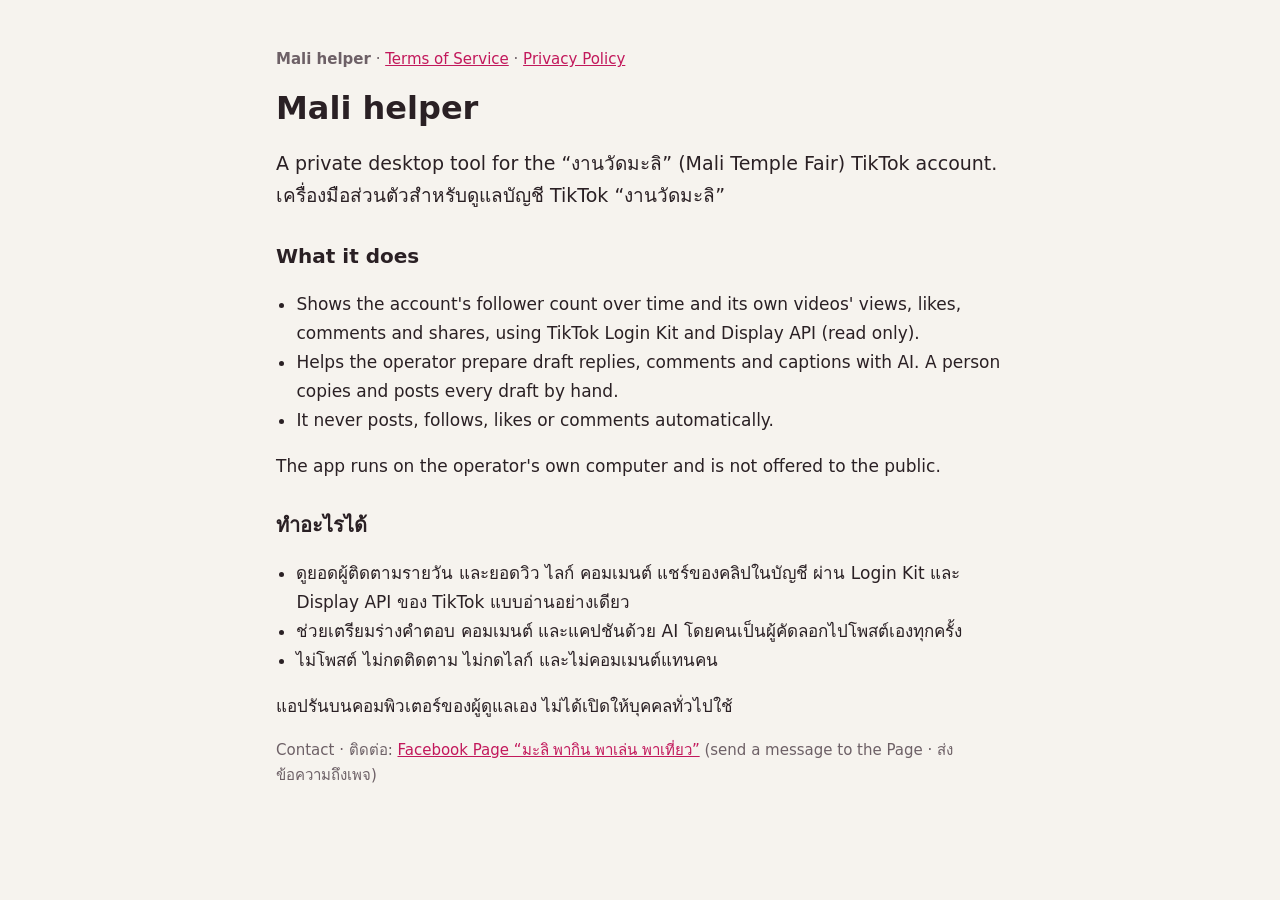
<file: index.html>
<!doctype html>
<html lang="th">
<head>
<meta charset="utf-8">
<meta name="viewport" content="width=device-width, initial-scale=1">
<title>Mali helper</title>
<link rel="stylesheet" href="style.css">
</head>
<body>
<main>
<p class="nav"><b>Mali helper</b> · <a href="terms.html">Terms of Service</a> · <a href="privacy.html">Privacy Policy</a></p>
<h1>Mali helper</h1>
<p class="lead">A private desktop tool for the “งานวัดมะลิ” (Mali Temple Fair) TikTok account.<br>เครื่องมือส่วนตัวสำหรับดูแลบัญชี TikTok “งานวัดมะลิ”</p>

<section lang="en">
<h2>What it does</h2>
<ul>
<li>Shows the account's follower count over time and its own videos' views, likes, comments and shares, using TikTok Login Kit and Display API (read only).</li>
<li>Helps the operator prepare draft replies, comments and captions with AI. A person copies and posts every draft by hand.</li>
<li>It never posts, follows, likes or comments automatically.</li>
</ul>
<p>The app runs on the operator's own computer and is not offered to the public.</p>
</section>

<section lang="th">
<h2>ทำอะไรได้</h2>
<ul>
<li>ดูยอดผู้ติดตามรายวัน และยอดวิว ไลก์ คอมเมนต์ แชร์ของคลิปในบัญชี ผ่าน Login Kit และ Display API ของ TikTok แบบอ่านอย่างเดียว</li>
<li>ช่วยเตรียมร่างคำตอบ คอมเมนต์ และแคปชันด้วย AI โดยคนเป็นผู้คัดลอกไปโพสต์เองทุกครั้ง</li>
<li>ไม่โพสต์ ไม่กดติดตาม ไม่กดไลก์ และไม่คอมเมนต์แทนคน</li>
</ul>
<p>แอปรันบนคอมพิวเตอร์ของผู้ดูแลเอง ไม่ได้เปิดให้บุคคลทั่วไปใช้</p>
</section>

<p class="muted">Contact · ติดต่อ: <span class="contact"><a href="https://www.facebook.com/1466858723173178">Facebook Page “มะลิ พากิน พาเล่น พาเที่ยว”</a> (send a message to the Page · ส่งข้อความถึงเพจ)</span></p>
</main>
</body>
</html>
</file>
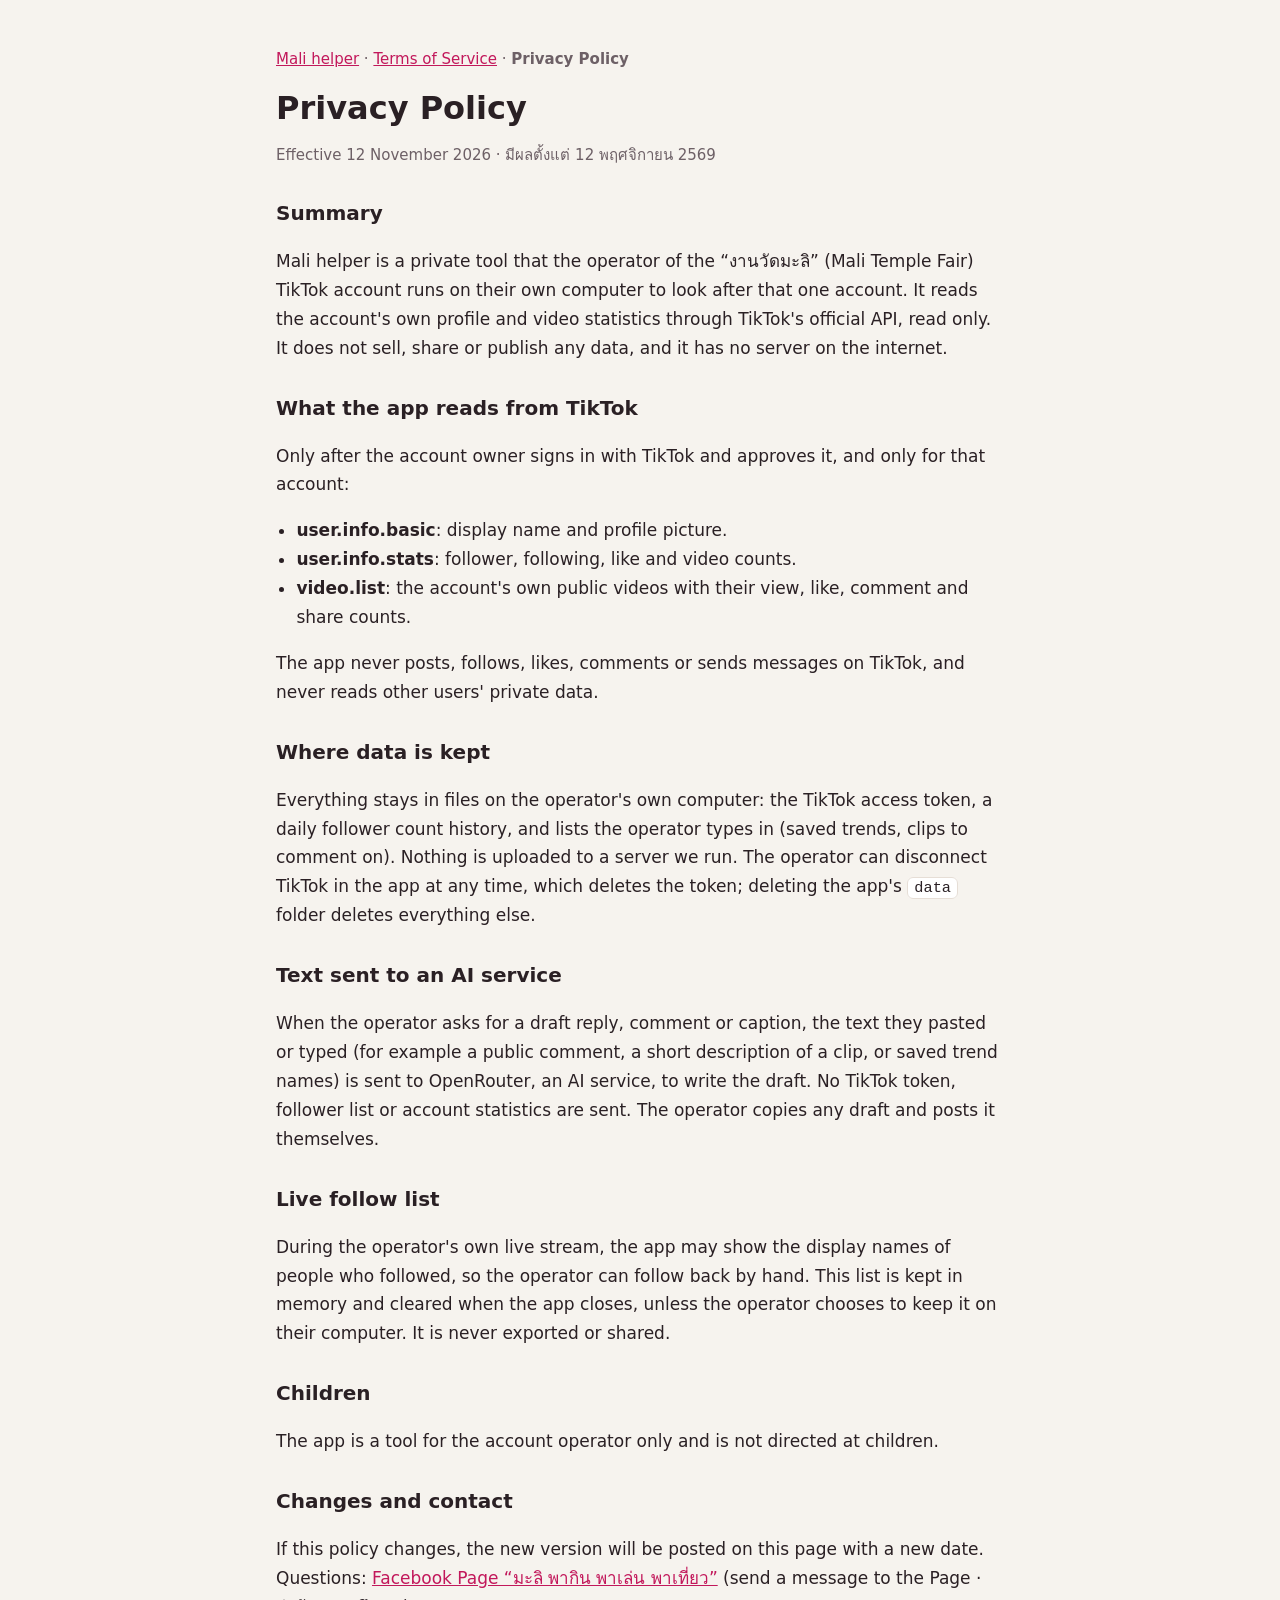
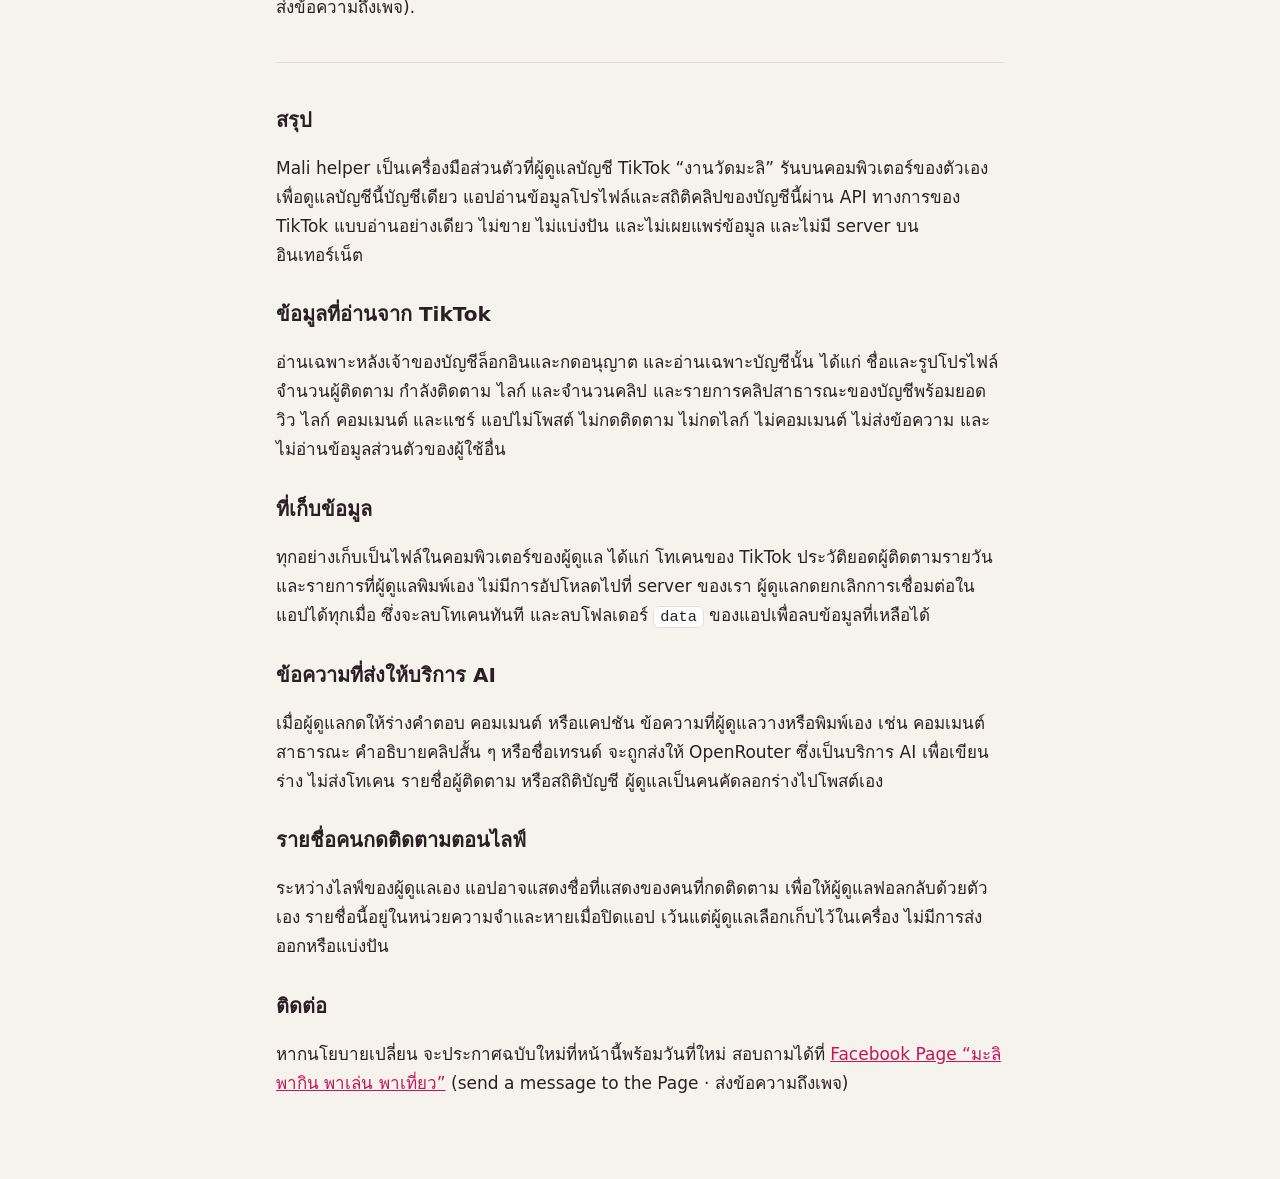
<file: privacy.html>
<!doctype html>
<html lang="th">
<head>
<meta charset="utf-8">
<meta name="viewport" content="width=device-width, initial-scale=1">
<title>Privacy Policy · Mali helper</title>
<link rel="stylesheet" href="style.css">
</head>
<body>
<main>
<p class="nav"><a href="index.html">Mali helper</a> · <a href="terms.html">Terms of Service</a> · <b>Privacy Policy</b></p>
<h1>Privacy Policy</h1>
<p class="muted">Effective 12 November 2026 · มีผลตั้งแต่ 12 พฤศจิกายน 2569</p>

<section lang="en">
<h2>Summary</h2>
<p>Mali helper is a private tool that the operator of the “งานวัดมะลิ” (Mali Temple Fair) TikTok account runs on their own computer to look after that one account. It reads the account's own profile and video statistics through TikTok's official API, read only. It does not sell, share or publish any data, and it has no server on the internet.</p>

<h2>What the app reads from TikTok</h2>
<p>Only after the account owner signs in with TikTok and approves it, and only for that account:</p>
<ul>
<li><b>user.info.basic</b>: display name and profile picture.</li>
<li><b>user.info.stats</b>: follower, following, like and video counts.</li>
<li><b>video.list</b>: the account's own public videos with their view, like, comment and share counts.</li>
</ul>
<p>The app never posts, follows, likes, comments or sends messages on TikTok, and never reads other users' private data.</p>

<h2>Where data is kept</h2>
<p>Everything stays in files on the operator's own computer: the TikTok access token, a daily follower count history, and lists the operator types in (saved trends, clips to comment on). Nothing is uploaded to a server we run. The operator can disconnect TikTok in the app at any time, which deletes the token; deleting the app's <code>data</code> folder deletes everything else.</p>

<h2>Text sent to an AI service</h2>
<p>When the operator asks for a draft reply, comment or caption, the text they pasted or typed (for example a public comment, a short description of a clip, or saved trend names) is sent to OpenRouter, an AI service, to write the draft. No TikTok token, follower list or account statistics are sent. The operator copies any draft and posts it themselves.</p>

<h2>Live follow list</h2>
<p>During the operator's own live stream, the app may show the display names of people who followed, so the operator can follow back by hand. This list is kept in memory and cleared when the app closes, unless the operator chooses to keep it on their computer. It is never exported or shared.</p>

<h2>Children</h2>
<p>The app is a tool for the account operator only and is not directed at children.</p>

<h2>Changes and contact</h2>
<p>If this policy changes, the new version will be posted on this page with a new date. Questions: <span class="contact"><a href="https://www.facebook.com/1466858723173178">Facebook Page “มะลิ พากิน พาเล่น พาเที่ยว”</a> (send a message to the Page · ส่งข้อความถึงเพจ)</span>.</p>
</section>

<hr>

<section lang="th">
<h2>สรุป</h2>
<p>Mali helper เป็นเครื่องมือส่วนตัวที่ผู้ดูแลบัญชี TikTok “งานวัดมะลิ” รันบนคอมพิวเตอร์ของตัวเอง เพื่อดูแลบัญชีนี้บัญชีเดียว แอปอ่านข้อมูลโปรไฟล์และสถิติคลิปของบัญชีนี้ผ่าน API ทางการของ TikTok แบบอ่านอย่างเดียว ไม่ขาย ไม่แบ่งปัน และไม่เผยแพร่ข้อมูล และไม่มี server บนอินเทอร์เน็ต</p>

<h2>ข้อมูลที่อ่านจาก TikTok</h2>
<p>อ่านเฉพาะหลังเจ้าของบัญชีล็อกอินและกดอนุญาต และอ่านเฉพาะบัญชีนั้น ได้แก่ ชื่อและรูปโปรไฟล์ จำนวนผู้ติดตาม กำลังติดตาม ไลก์ และจำนวนคลิป และรายการคลิปสาธารณะของบัญชีพร้อมยอดวิว ไลก์ คอมเมนต์ และแชร์ แอปไม่โพสต์ ไม่กดติดตาม ไม่กดไลก์ ไม่คอมเมนต์ ไม่ส่งข้อความ และไม่อ่านข้อมูลส่วนตัวของผู้ใช้อื่น</p>

<h2>ที่เก็บข้อมูล</h2>
<p>ทุกอย่างเก็บเป็นไฟล์ในคอมพิวเตอร์ของผู้ดูแล ได้แก่ โทเคนของ TikTok ประวัติยอดผู้ติดตามรายวัน และรายการที่ผู้ดูแลพิมพ์เอง ไม่มีการอัปโหลดไปที่ server ของเรา ผู้ดูแลกดยกเลิกการเชื่อมต่อในแอปได้ทุกเมื่อ ซึ่งจะลบโทเคนทันที และลบโฟลเดอร์ <code>data</code> ของแอปเพื่อลบข้อมูลที่เหลือได้</p>

<h2>ข้อความที่ส่งให้บริการ AI</h2>
<p>เมื่อผู้ดูแลกดให้ร่างคำตอบ คอมเมนต์ หรือแคปชัน ข้อความที่ผู้ดูแลวางหรือพิมพ์เอง เช่น คอมเมนต์สาธารณะ คำอธิบายคลิปสั้น ๆ หรือชื่อเทรนด์ จะถูกส่งให้ OpenRouter ซึ่งเป็นบริการ AI เพื่อเขียนร่าง ไม่ส่งโทเคน รายชื่อผู้ติดตาม หรือสถิติบัญชี ผู้ดูแลเป็นคนคัดลอกร่างไปโพสต์เอง</p>

<h2>รายชื่อคนกดติดตามตอนไลฟ์</h2>
<p>ระหว่างไลฟ์ของผู้ดูแลเอง แอปอาจแสดงชื่อที่แสดงของคนที่กดติดตาม เพื่อให้ผู้ดูแลฟอลกลับด้วยตัวเอง รายชื่อนี้อยู่ในหน่วยความจำและหายเมื่อปิดแอป เว้นแต่ผู้ดูแลเลือกเก็บไว้ในเครื่อง ไม่มีการส่งออกหรือแบ่งปัน</p>

<h2>ติดต่อ</h2>
<p>หากนโยบายเปลี่ยน จะประกาศฉบับใหม่ที่หน้านี้พร้อมวันที่ใหม่ สอบถามได้ที่ <span class="contact"><a href="https://www.facebook.com/1466858723173178">Facebook Page “มะลิ พากิน พาเล่น พาเที่ยว”</a> (send a message to the Page · ส่งข้อความถึงเพจ)</span></p>
</section>
</main>
</body>
</html>
</file>
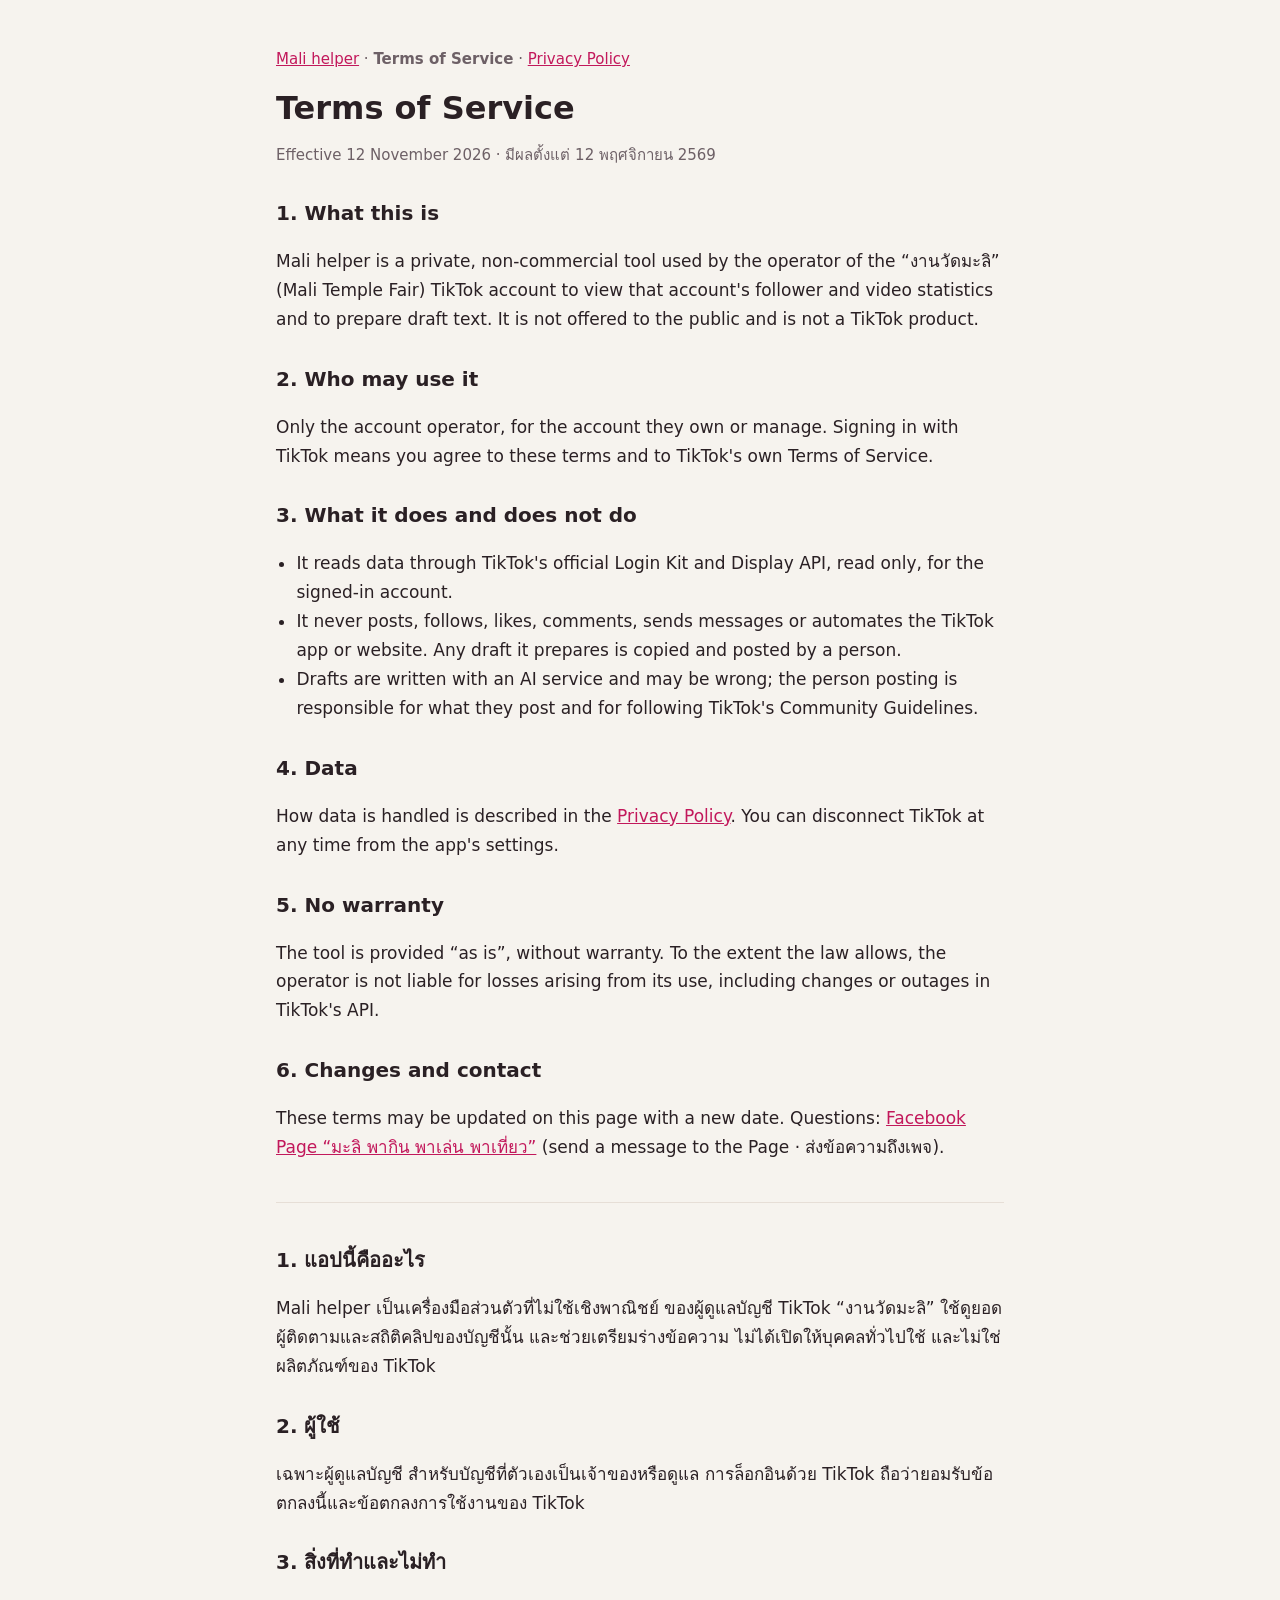
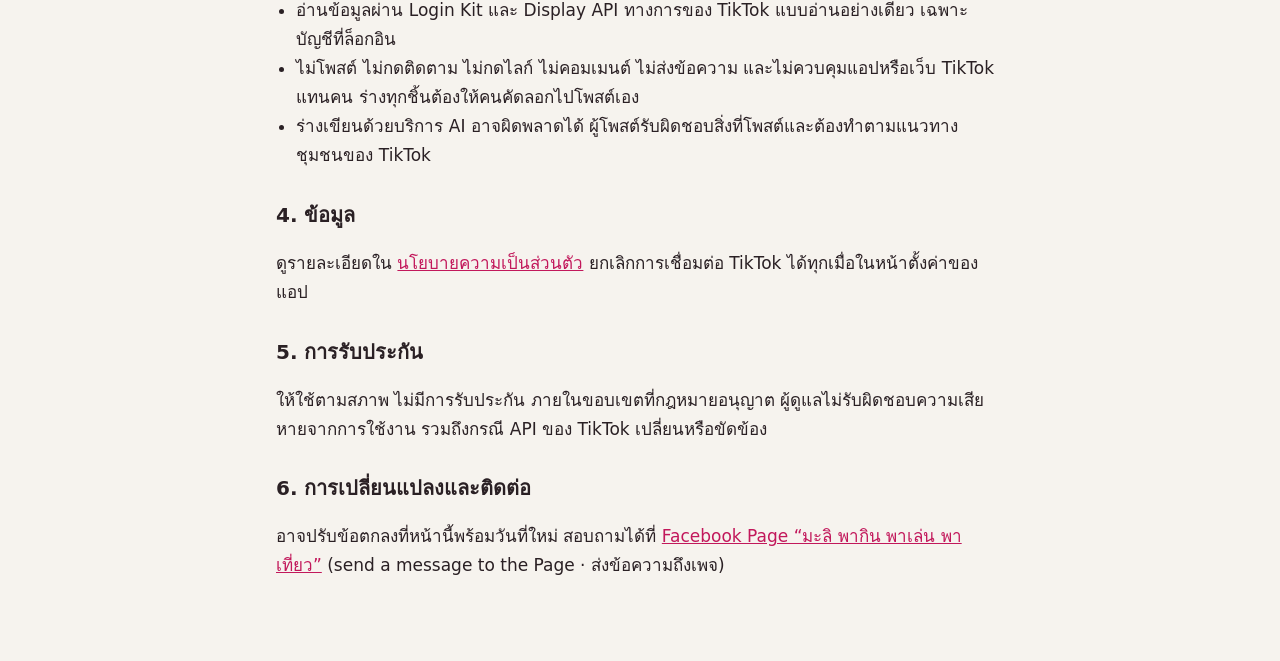
<file: terms.html>
<!doctype html>
<html lang="th">
<head>
<meta charset="utf-8">
<meta name="viewport" content="width=device-width, initial-scale=1">
<title>Terms of Service · Mali helper</title>
<link rel="stylesheet" href="style.css">
</head>
<body>
<main>
<p class="nav"><a href="index.html">Mali helper</a> · <b>Terms of Service</b> · <a href="privacy.html">Privacy Policy</a></p>
<h1>Terms of Service</h1>
<p class="muted">Effective 12 November 2026 · มีผลตั้งแต่ 12 พฤศจิกายน 2569</p>

<section lang="en">
<h2>1. What this is</h2>
<p>Mali helper is a private, non-commercial tool used by the operator of the “งานวัดมะลิ” (Mali Temple Fair) TikTok account to view that account's follower and video statistics and to prepare draft text. It is not offered to the public and is not a TikTok product.</p>

<h2>2. Who may use it</h2>
<p>Only the account operator, for the account they own or manage. Signing in with TikTok means you agree to these terms and to TikTok's own Terms of Service.</p>

<h2>3. What it does and does not do</h2>
<ul>
<li>It reads data through TikTok's official Login Kit and Display API, read only, for the signed-in account.</li>
<li>It never posts, follows, likes, comments, sends messages or automates the TikTok app or website. Any draft it prepares is copied and posted by a person.</li>
<li>Drafts are written with an AI service and may be wrong; the person posting is responsible for what they post and for following TikTok's Community Guidelines.</li>
</ul>

<h2>4. Data</h2>
<p>How data is handled is described in the <a href="privacy.html">Privacy Policy</a>. You can disconnect TikTok at any time from the app's settings.</p>

<h2>5. No warranty</h2>
<p>The tool is provided “as is”, without warranty. To the extent the law allows, the operator is not liable for losses arising from its use, including changes or outages in TikTok's API.</p>

<h2>6. Changes and contact</h2>
<p>These terms may be updated on this page with a new date. Questions: <span class="contact"><a href="https://www.facebook.com/1466858723173178">Facebook Page “มะลิ พากิน พาเล่น พาเที่ยว”</a> (send a message to the Page · ส่งข้อความถึงเพจ)</span>.</p>
</section>

<hr>

<section lang="th">
<h2>1. แอปนี้คืออะไร</h2>
<p>Mali helper เป็นเครื่องมือส่วนตัวที่ไม่ใช้เชิงพาณิชย์ ของผู้ดูแลบัญชี TikTok “งานวัดมะลิ” ใช้ดูยอดผู้ติดตามและสถิติคลิปของบัญชีนั้น และช่วยเตรียมร่างข้อความ ไม่ได้เปิดให้บุคคลทั่วไปใช้ และไม่ใช่ผลิตภัณฑ์ของ TikTok</p>

<h2>2. ผู้ใช้</h2>
<p>เฉพาะผู้ดูแลบัญชี สำหรับบัญชีที่ตัวเองเป็นเจ้าของหรือดูแล การล็อกอินด้วย TikTok ถือว่ายอมรับข้อตกลงนี้และข้อตกลงการใช้งานของ TikTok</p>

<h2>3. สิ่งที่ทำและไม่ทำ</h2>
<ul>
<li>อ่านข้อมูลผ่าน Login Kit และ Display API ทางการของ TikTok แบบอ่านอย่างเดียว เฉพาะบัญชีที่ล็อกอิน</li>
<li>ไม่โพสต์ ไม่กดติดตาม ไม่กดไลก์ ไม่คอมเมนต์ ไม่ส่งข้อความ และไม่ควบคุมแอปหรือเว็บ TikTok แทนคน ร่างทุกชิ้นต้องให้คนคัดลอกไปโพสต์เอง</li>
<li>ร่างเขียนด้วยบริการ AI อาจผิดพลาดได้ ผู้โพสต์รับผิดชอบสิ่งที่โพสต์และต้องทำตามแนวทางชุมชนของ TikTok</li>
</ul>

<h2>4. ข้อมูล</h2>
<p>ดูรายละเอียดใน <a href="privacy.html">นโยบายความเป็นส่วนตัว</a> ยกเลิกการเชื่อมต่อ TikTok ได้ทุกเมื่อในหน้าตั้งค่าของแอป</p>

<h2>5. การรับประกัน</h2>
<p>ให้ใช้ตามสภาพ ไม่มีการรับประกัน ภายในขอบเขตที่กฎหมายอนุญาต ผู้ดูแลไม่รับผิดชอบความเสียหายจากการใช้งาน รวมถึงกรณี API ของ TikTok เปลี่ยนหรือขัดข้อง</p>

<h2>6. การเปลี่ยนแปลงและติดต่อ</h2>
<p>อาจปรับข้อตกลงที่หน้านี้พร้อมวันที่ใหม่ สอบถามได้ที่ <span class="contact"><a href="https://www.facebook.com/1466858723173178">Facebook Page “มะลิ พากิน พาเล่น พาเที่ยว”</a> (send a message to the Page · ส่งข้อความถึงเพจ)</span></p>
</section>
</main>
</body>
</html>
</file>
<file: style.css>
:root {
  --bg: #f6f3ee;
  --paper: #ffffff;
  --ink: #2a2024;
  --muted: #6d6066;
  --accent: #c2185b;
  --line: #e6ded6;
}
@media (prefers-color-scheme: dark) {
  :root {
    --bg: #17131a;
    --paper: #211b24;
    --ink: #f1e9ec;
    --muted: #b3a6ad;
    --accent: #f06292;
    --line: #3a3140;
  }
}
* { box-sizing: border-box; }
body {
  margin: 0;
  background: var(--bg);
  color: var(--ink);
  font: 17px/1.7 system-ui, "Sukhumvit Set", "Noto Sans Thai", sans-serif;
}
main {
  max-width: 760px;
  margin: 0 auto;
  padding: 32px 16px 64px;
}
h1 { font-size: 32px; line-height: 1.25; margin: 8px 0 4px; }
h2 { font-size: 20px; margin: 28px 0 6px; }
a { color: var(--accent); }
.nav { font-size: 15px; color: var(--muted); }
.lead { font-size: 19px; }
.muted { color: var(--muted); font-size: 15px; }
hr { border: 0; border-top: 1px solid var(--line); margin: 40px 0; }
code { font-size: 0.9em; background: var(--paper); border: 1px solid var(--line); border-radius: 6px; padding: 1px 6px; }
ul { padding-left: 1.2em; }
</file>
